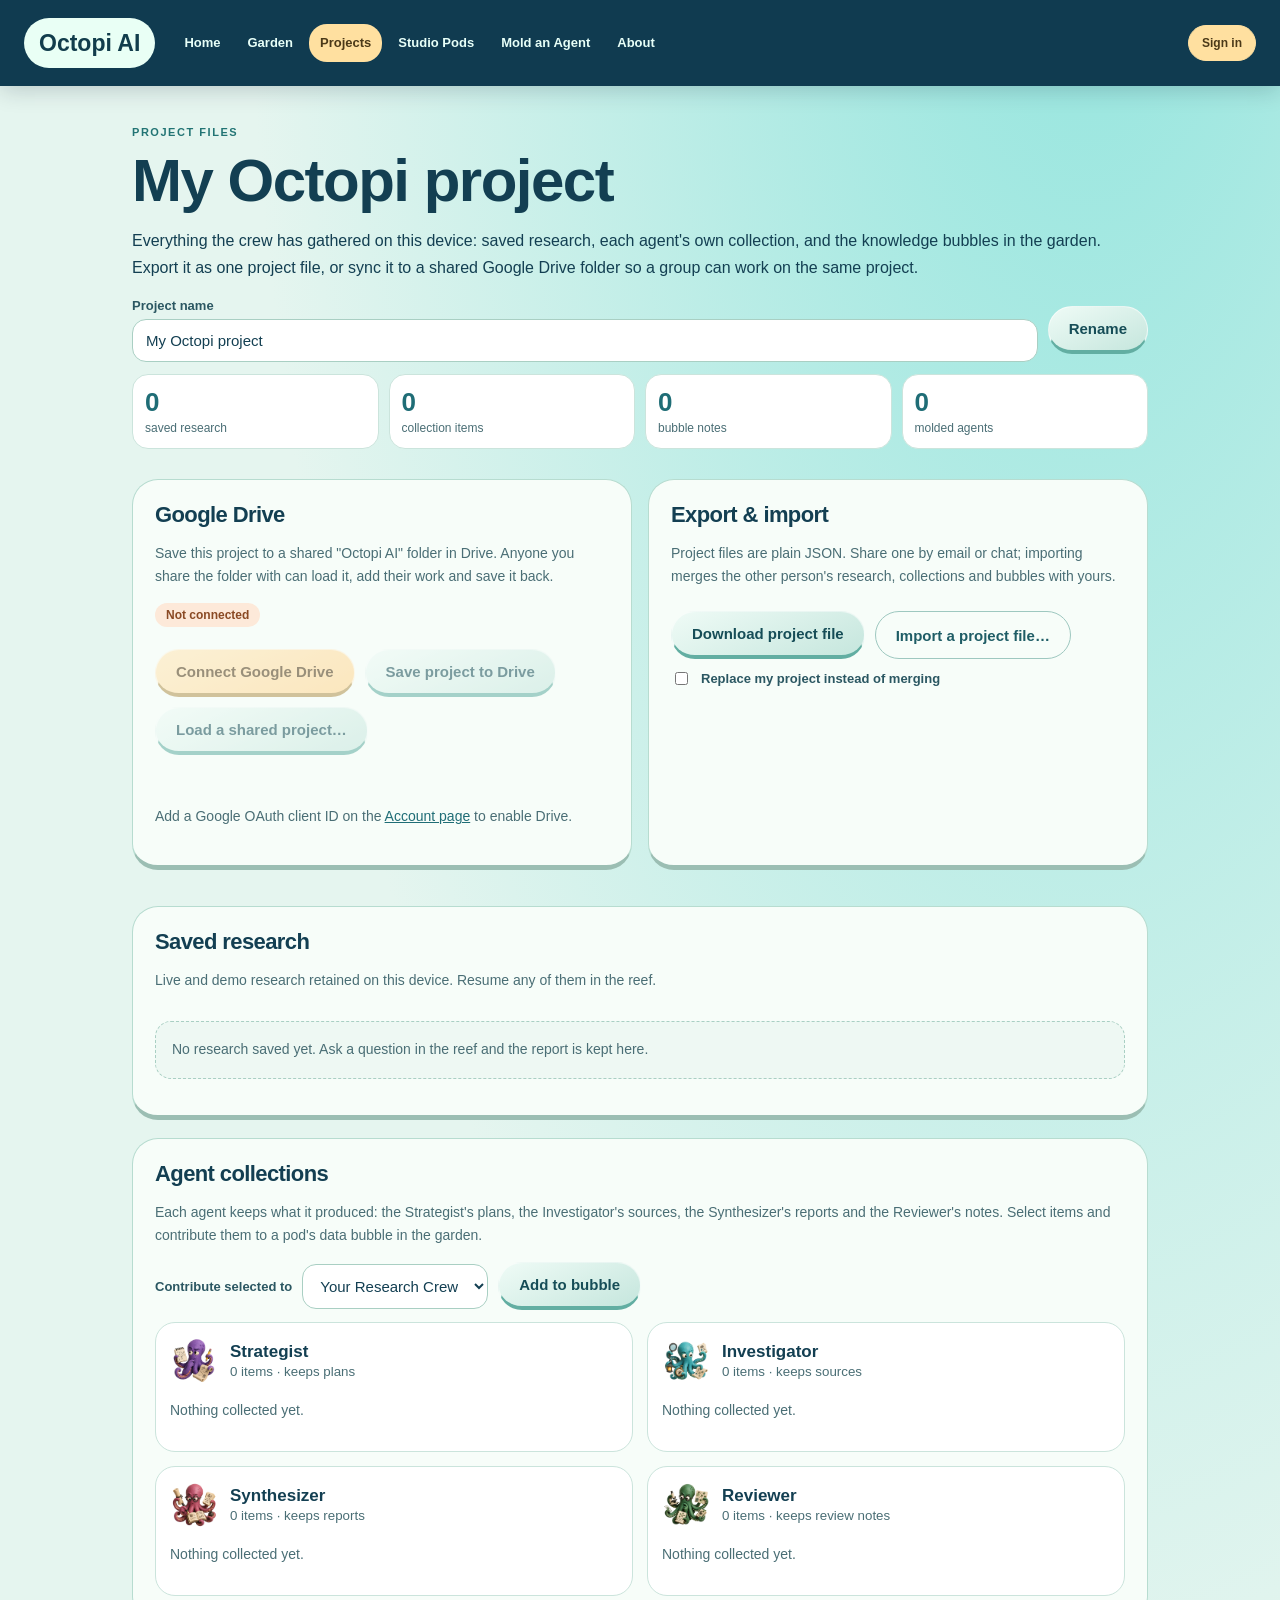
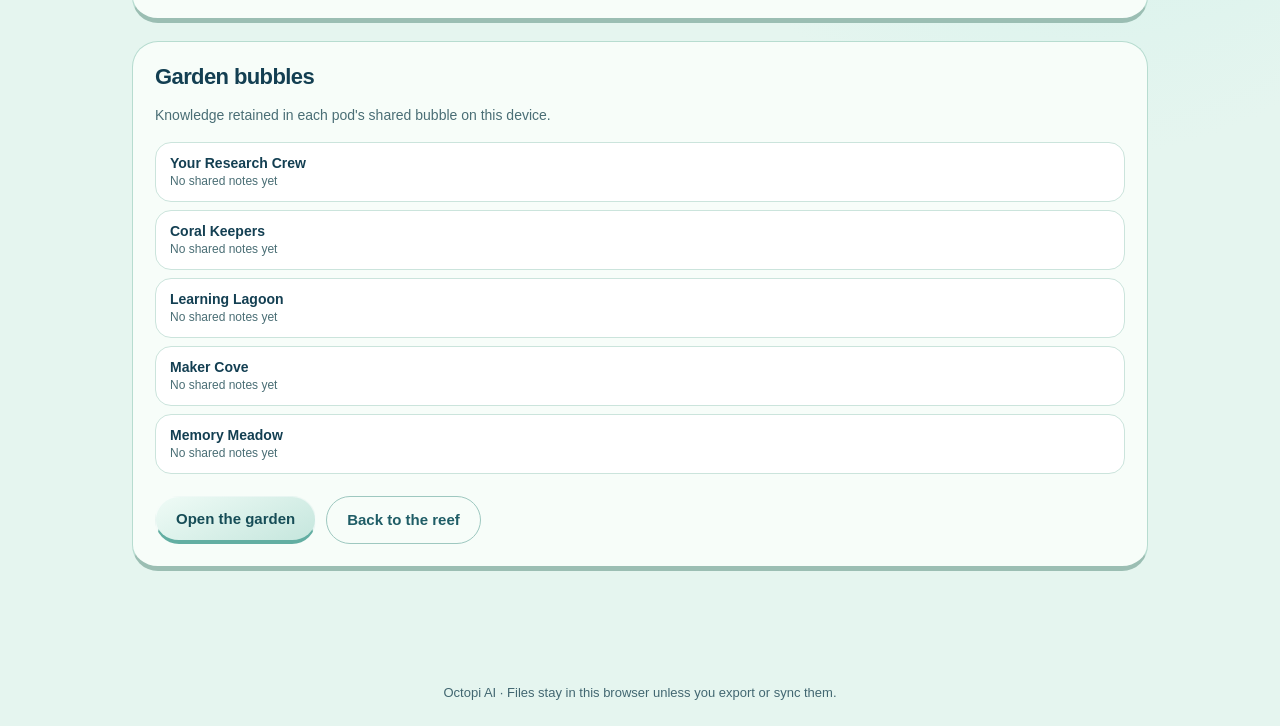
<file: projects.html>
<!doctype html><html lang="en"><head><meta charset="utf-8"><meta name="viewport" content="width=device-width,initial-scale=1"><title>Project files · Octopi AI</title><link rel="stylesheet" href="flow.css?v=1"><link rel="stylesheet" href="site-navigation.css?v=3"><script defer src="site-navigation.js?v=flow2"></script></head>
<body><main class="flow-main">
<div class="eyebrow">Project files</div><h1 id="projectTitle">Your project.</h1><p>Everything the crew has gathered on this device: saved research, each agent's own collection, and the knowledge bubbles in the garden. Export it as one project file, or sync it to a shared Google Drive folder so a group can work on the same project.</p>
<form id="nameForm" class="inline"><div class="field" style="flex:1;min-width:220px"><label for="projectName">Project name</label><input id="projectName" type="text" maxlength="80"></div><button class="btn secondary" type="submit">Rename</button></form>
<div class="stats" id="stats"></div>

<section class="card-grid">
<section class="card"><h2>Google Drive</h2><p class="muted" id="driveIntro">Save this project to a shared "Octopi AI" folder in Drive. Anyone you share the folder with can load it, add their work and save it back.</p><div class="inline"><span class="pill off" id="drivePill">Not connected</span><span class="pill" id="lastSync" hidden></span></div><div class="flow-actions"><button class="btn" id="driveConnect" type="button">Connect Google Drive</button><button class="btn secondary" id="driveSave" type="button" disabled>Save project to Drive</button><button class="btn secondary" id="driveList" type="button" disabled>Load a shared project…</button><a class="btn ghost" id="driveFolder" href="#" target="_blank" rel="noopener noreferrer" hidden>Open the shared folder ↗</a></div><form id="shareForm" class="inline" hidden><div class="field" style="flex:1;min-width:200px"><label for="shareEmail">Invite a collaborator (Google email)</label><input id="shareEmail" type="email" placeholder="colleague@example.edu" required></div><button class="btn secondary" type="submit">Share folder</button></form><p class="status" id="driveStatus"></p><div class="list" id="driveFiles"></div><p class="muted" id="driveSetup" hidden>Add a Google OAuth client ID on the <a href="account.html#connections">Account page</a> to enable Drive.</p></section>
<section class="card"><h2>Export &amp; import</h2><p class="muted">Project files are plain JSON. Share one by email or chat; importing merges the other person's research, collections and bubbles with yours.</p><div class="flow-actions"><button class="btn secondary" id="exportFile" type="button">Download project file</button><label class="btn ghost" for="importFile">Import a project file…</label><input id="importFile" type="file" accept=".json,application/json" hidden></div><label class="inline" style="margin-top:10px;font-weight:600"><input type="checkbox" id="replaceMode"> Replace my project instead of merging</label><p class="status" id="fileStatus"></p><p class="muted" id="contributors"></p></section>
</section>

<section class="card"><h2>Saved research</h2><p class="muted">Live and demo research retained on this device. Resume any of them in the reef.</p><div class="list" id="researchList"></div></section>

<section class="card"><h2>Agent collections</h2><p class="muted">Each agent keeps what it produced: the Strategist's plans, the Investigator's sources, the Synthesizer's reports and the Reviewer's notes. Select items and contribute them to a pod's data bubble in the garden.</p><div class="inline" style="margin:8px 0 12px"><label for="podTarget">Contribute selected to</label><select id="podTarget" style="width:auto"></select><button class="btn secondary" id="contribute" type="button">Add to bubble</button><span class="status" id="contributeStatus"></span></div><div class="agent-collections" id="collections"></div></section>

<section class="card"><h2>Garden bubbles</h2><p class="muted">Knowledge retained in each pod's shared bubble on this device.</p><div class="list" id="podList"></div><div class="flow-actions"><a class="btn secondary" href="garden.html">Open the garden</a><a class="btn ghost" href="index.html">Back to the reef</a></div></section>
</main><footer class="flow-footer">Octopi AI · Files stay in this browser unless you export or sync them.</footer>
<script type="module">
import {projectMeta,saveProjectMeta,projectBundle,bundleSummary,importBundle,downloadBundle,driveReady,driveConnected,connectDrive,disconnectDrive,listDriveProjects,saveToDrive,loadFromDrive,driveFolderLink,shareDriveFolder} from './project-files.js';
import {CORE_AGENTS,TYPE_LABEL,agentItems,removeFromAgent,contributeToPod,podNodes} from './agent-collections.js';
import {savedResearch,resumeResearch} from './research-store.js?v=home2';
import {teams} from './garden-data.js';
import {markIntroSeen} from './octopi-account.js';
const $=id=>document.getElementById(id);markIntroSeen();
const PODS=[{id:'crew',name:'Your Research Crew'},...teams.map(t=>({id:t.id,name:t.name}))];
const portraits={strategist:'strategist-agent.png',investigator:'searcher-agent.png',synthesizer:'writer-agent.png',reviewer:'researcher-agent.png'};
const when=t=>t?new Date(t).toLocaleString([],{dateStyle:'medium',timeStyle:'short'}):'';
function el(tag,text,cls){const e=document.createElement(tag);if(text!=null)e.textContent=text;if(cls)e.className=cls;return e;}
function renderMeta(){const meta=projectMeta();$('projectTitle').textContent=meta.name||'Your project.';$('projectName').value=meta.name||'';const s=bundleSummary(projectBundle());$('stats').replaceChildren(...[[s.research,'saved research'],[s.items,'collection items'],[s.pods,'bubble notes'],[s.agents,'molded agents']].map(([n,l])=>{const d=el('div');d.append(el('b',String(n)),el('span',l));return d;}));$('contributors').textContent=meta.contributors?.length?'Contributors: '+meta.contributors.join(', '):'';$('lastSync').hidden=!meta.lastSync;$('lastSync').textContent='Last sync '+when(meta.lastSync);}
$('nameForm').onsubmit=e=>{e.preventDefault();saveProjectMeta({name:$('projectName').value.trim()||'My Octopi project'});renderMeta();};
function renderResearch(){const list=$('researchList');list.replaceChildren();const records=savedResearch();if(!records.length){list.append(el('p','No research saved yet. Ask a question in the reef and the report is kept here.','empty'));return;}for(const r of records){const row=el('article');const info=el('div');info.append(el('b',r.title),el('small',[r.kind,(r.sources||[]).length+' sources',r.completed?'complete':'in progress',when(r.updated)].filter(Boolean).join(' · ')));const actions=el('div',null,'actions');const open=el('button','Resume in the reef','btn secondary');open.type='button';open.onclick=()=>resumeResearch(r);actions.append(open);row.append(info,actions);list.append(row);}}
function renderCollections(){const host=$('collections');host.replaceChildren();for(const agent of CORE_AGENTS){const items=agentItems(agent.id);const box=el('section',null,'agent-collection');const head=el('header');const img=el('img');img.src='src/assets/personas/'+portraits[agent.id];img.alt='';const title=el('div');title.append(el('h3',agent.name),el('small',items.length+' items · keeps '+agent.keeps));head.append(img,title);box.append(head);if(!items.length){box.append(el('p','Nothing collected yet.','muted'));host.append(box);continue;}const ul=el('ul');for(const item of items){const li=el('li');const check=el('input');check.type='checkbox';check.value=item.id;check.dataset.agent=agent.id;check.setAttribute('aria-label','Select '+item.title);const body=el('div');body.append(el('span',TYPE_LABEL[item.type]||'Note','type'),document.createElement('br'));if(item.url){const a=el('a',item.title);a.href=item.url;a.target='_blank';a.rel='noopener noreferrer';body.append(a);}else body.append(el('span',item.title));if(item.contributed?.length)body.append(el('small',' · in '+item.contributed.map(id=>PODS.find(p=>p.id===id)?.name||id).join(', ')));const remove=el('button','×','btn ghost');remove.type='button';remove.title='Remove from collection';remove.onclick=()=>{removeFromAgent(agent.id,item.id);renderAll();};li.append(check,body,remove);ul.append(li);}box.append(ul);host.append(box);}}
function renderPods(){const list=$('podList');list.replaceChildren();for(const pod of PODS){const nodes=podNodes(pod.id);const row=el('article');const info=el('div');info.append(el('b',pod.name),el('small',nodes.length?nodes.length+' retained notes · latest: '+nodes[nodes.length-1].title:'No shared notes yet'));row.append(info);list.append(row);}$('podTarget').replaceChildren(...PODS.map(p=>{const o=el('option',p.name);o.value=p.id;return o;}));}
$('contribute').onclick=()=>{const picked=[...document.querySelectorAll('#collections input:checked')];const status=$('contributeStatus');if(!picked.length){status.textContent='Select items in the collections first.';return;}let total=0;const byAgent={};for(const c of picked)(byAgent[c.dataset.agent]||=[]).push(c.value);for(const [agent,ids] of Object.entries(byAgent))total+=contributeToPod(agent,$('podTarget').value,ids);status.textContent=total?'Added '+total+' notes to '+$('podTarget').selectedOptions[0].textContent+'. Open the garden or reef to see the bubble grow.':'Those notes are already in that bubble.';renderAll();};
$('exportFile').onclick=downloadBundle;
$('importFile').onchange=async e=>{const file=e.target.files[0];if(!file)return;const status=$('fileStatus');status.classList.remove('error');try{const s=importBundle(JSON.parse(await file.text()),$('replaceMode').checked?'replace':'merge');status.textContent=`Imported ${s.research} research records, ${s.items} collection items and ${s.pods} bubble notes.`;renderAll();}catch(error){status.classList.add('error');status.textContent=error.message;}e.target.value='';};
// Google Drive
function renderDrive(){const ready=driveReady(),on=driveConnected();$('driveSetup').hidden=ready;$('driveConnect').disabled=!ready;$('driveConnect').textContent=on?'Disconnect Drive':'Connect Google Drive';$('driveSave').disabled=$('driveList').disabled=!on;$('drivePill').textContent=on?'Connected':'Not connected';$('drivePill').className='pill '+(on?'on':'off');$('shareForm').hidden=!on;$('driveFolder').hidden=!on;if(on)driveFolderLink().then(href=>{$('driveFolder').href=href;}).catch(()=>{});}
async function withStatus(run,working){const status=$('driveStatus');status.classList.remove('error');status.textContent=working;try{const text=await run();status.textContent=text||'Done.';}catch(error){status.classList.add('error');status.textContent=error.message;}renderDrive();renderMeta();}
$('driveConnect').onclick=()=>{if(driveConnected()){disconnectDrive();renderDrive();$('driveStatus').textContent='Disconnected. Your files remain in Drive.';return;}withStatus(async()=>{await connectDrive();return 'Connected to Google Drive.';},'Waiting for Google…');};
$('driveSave').onclick=()=>withStatus(async()=>{const f=await saveToDrive();return 'Saved to Drive · '+when(Date.parse(f.modifiedTime)||Date.now());},'Saving project…');
$('driveList').onclick=()=>withStatus(async()=>{const files=await listDriveProjects();const list=$('driveFiles');list.replaceChildren();if(!files.length)return 'No project files in the shared folder yet. Save yours first.';for(const f of files){const row=el('article');const info=el('div');info.append(el('b',f.name),el('small',[f.lastModifyingUser?.displayName||f.owners?.[0]?.displayName,when(Date.parse(f.modifiedTime))].filter(Boolean).join(' · ')));const actions=el('div',null,'actions');const load=el('button','Merge into mine','btn secondary');load.type='button';load.onclick=()=>withStatus(async()=>{const s=await loadFromDrive(f.id,$('replaceMode').checked?'replace':'merge');renderAll();return `Loaded ${f.name}: ${s.research} research, ${s.items} items, ${s.pods} bubble notes.`;},'Loading…');actions.append(load);if(f.webViewLink){const a=el('a','Open ↗','btn ghost');a.href=f.webViewLink;a.target='_blank';a.rel='noopener noreferrer';actions.append(a);}row.append(info,actions);list.append(row);}return files.length+' project file'+(files.length===1?'':'s')+' in the shared folder.';},'Listing shared projects…');
$('shareForm').onsubmit=e=>{e.preventDefault();const email=$('shareEmail').value.trim();withStatus(async()=>{await shareDriveFolder(email);$('shareEmail').value='';return 'Shared the folder with '+email+'. They can open it from Drive and load the project here.';},'Sharing folder…');};
addEventListener('drive-connected',renderDrive);
function renderAll(){renderMeta();renderResearch();renderCollections();renderPods();renderDrive();}
renderAll();
for(const event of ['research-updated','collections-updated','garden-knowledge-updated','project-updated','storage'])addEventListener(event,renderAll);
</script></body></html>
</file>
<file: flow.css>
/* Shared styles for the guided pages: welcome, account and projects. Mobile-first. */
:root{font-family:Archivo,'Segoe UI',Arial,sans-serif;color:#133f52;background:#e5f5ef;font-synthesis:none}*{box-sizing:border-box}body{margin:0;min-height:100dvh;background:radial-gradient(at 85% -10%,#8fe4dd 0,#e5f5ef 55%)}button,input,select,textarea{font:inherit}[hidden]{display:none!important}a{color:#1f6d76}
.flow-main{max-width:1080px;margin:auto;padding:28px 18px 60px}.flow-hero{display:grid;gap:22px;align-items:center;padding:22px 0 10px}.flow-hero img{width:100%;max-width:420px;justify-self:center;filter:drop-shadow(0 18px 14px #0a3a5030)}.eyebrow{font-size:11px;font-weight:800;letter-spacing:.14em;text-transform:uppercase;color:#227474}h1{font-size:clamp(32px,6vw,60px);line-height:1.02;letter-spacing:-1.5px;margin:12px 0 14px}h2{font-size:clamp(22px,3.4vw,32px);letter-spacing:-.6px;margin:0 0 8px}p,li{font-size:16px;line-height:1.7}.muted{color:#4a6e75;font-size:14px}
.flow-actions{display:flex;flex-wrap:wrap;gap:10px;margin-top:22px}.btn,.flow-actions a,.flow-actions button{display:inline-flex;align-items:center;justify-content:center;gap:8px;text-decoration:none;border:1px solid #ffffff90;border-bottom:4px solid #b19350;border-radius:24px;background:linear-gradient(155deg,#ffe7b8,#ffd58f);color:#4d3714;font-weight:700;font-size:15px;padding:13px 20px;cursor:pointer;min-height:48px;transition:transform .12s,filter .12s}.btn.secondary,.flow-actions .secondary{background:linear-gradient(155deg,#effbf6,#c5e6dd);color:#164d57;border-bottom-color:#62aea2}.btn.ghost{background:transparent;border:1px solid #9ec8c0;border-bottom-width:1px;color:#1f5d66}.btn:hover,.flow-actions a:hover,.flow-actions button:hover{filter:brightness(1.03)}.btn:active,.flow-actions a:active,.flow-actions button:active{transform:translateY(2px)}.btn:disabled{opacity:.55;cursor:wait}.btn img{width:18px;height:18px}
.flow-steps{display:grid;gap:14px;margin:34px 0 10px}.flow-step{background:#f6fff9;border:1px solid #b7dcd0;border-bottom:5px solid #9bbeb3;border-radius:24px;padding:20px 20px 18px;display:grid;grid-template-columns:auto 1fr;gap:14px;align-items:start}.flow-step .number{width:38px;height:38px;border-radius:50%;background:#1f6d76;color:#fff;display:grid;place-items:center;font-weight:800}.flow-step h3{margin:0 0 6px;font-size:19px}.flow-step p{margin:0;font-size:14px;color:#2d5560}.flow-step img{width:64px;height:64px;object-fit:contain;grid-row:1/3}
.card{background:#f7fdf9;border:1px solid #b7dcd0;border-bottom:5px solid #9bbeb3;border-radius:26px;padding:22px;margin:18px 0}.card h2{font-size:22px}.card-grid{display:grid;gap:16px}.card form{display:grid;gap:10px}label{font-size:13px;font-weight:700;color:#2b5762}input[type=text],input[type=email],input[type=password],textarea,select{width:100%;border:1px solid #a9cfc3;border-radius:14px;padding:12px 13px;background:#fff;color:#133f52;font-size:15px}textarea{min-height:110px;font-family:ui-monospace,Consolas,monospace;font-size:12px}.field{display:grid;gap:6px}.inline{display:flex;flex-wrap:wrap;gap:10px;align-items:center}.status{font-size:13px;color:#2e6a6a;min-height:18px;margin:6px 0 0}.status.error{color:#a4402f}.pill{display:inline-flex;align-items:center;gap:6px;border-radius:20px;padding:5px 11px;font-size:12px;font-weight:700;background:#dff4ee;color:#1f5d66}.pill.on{background:#d3f4d6;color:#1f6b33}.pill.off{background:#fde9d9;color:#8a4a24}
.account-card{display:grid;grid-template-columns:64px 1fr;gap:16px;align-items:center}.avatar{width:64px;height:64px;border-radius:50%;background:#83c7c5;color:#0d3542;display:grid;place-items:center;font-size:22px;font-weight:800;overflow:hidden}.avatar img{width:100%;height:100%;object-fit:cover}
.list{display:grid;gap:8px;margin:12px 0 0}.list article{display:grid;grid-template-columns:1fr auto;gap:10px;align-items:center;background:#fff;border:1px solid #cbe4dc;border-radius:16px;padding:12px 14px}.list article b{display:block;font-size:14px}.list article small{color:#4a6e75;font-size:12px}.list article .actions{display:flex;gap:6px;flex-wrap:wrap;justify-content:flex-end}.list button,.list a.btn{padding:8px 12px;min-height:36px;font-size:12px;border-radius:16px}.empty{background:#eef8f3;border:1px dashed #a9cfc3;border-radius:16px;padding:16px;font-size:14px;color:#4a6e75}
.agent-collections{display:grid;gap:14px}.agent-collection{background:#fff;border:1px solid #cbe4dc;border-radius:20px;padding:14px}.agent-collection header{display:flex;gap:12px;align-items:center}.agent-collection header img{width:48px;height:48px;object-fit:contain}.agent-collection header h3{margin:0;font-size:17px}.agent-collection header small{color:#4a6e75}.agent-collection ul{list-style:none;margin:10px 0 0;padding:0;display:grid;gap:6px;max-height:260px;overflow:auto}.agent-collection li{display:grid;grid-template-columns:auto 1fr auto;gap:8px;align-items:center;font-size:13px;background:#f4fbf7;border-radius:12px;padding:8px 10px}.agent-collection li .type{font-size:10px;font-weight:800;letter-spacing:.08em;text-transform:uppercase;color:#1f6d76}.agent-collection li a{color:inherit}.agent-collection li input{width:16px;height:16px}
.stats{display:grid;grid-template-columns:repeat(2,1fr);gap:10px;margin:12px 0}.stats div{background:#fff;border:1px solid #cbe4dc;border-radius:16px;padding:12px}.stats b{display:block;font-size:26px;color:#1f6d76}.stats span{font-size:12px;color:#4a6e75}
.flow-footer{padding:26px;text-align:center;font-size:13px;color:#426771}.flow-footer a{color:inherit}details.help{font-size:14px;margin-top:10px}details.help summary{cursor:pointer;font-weight:700;color:#1f6d76}details.help ol{padding-left:20px}details.help li{font-size:14px;margin:6px 0}
@media(min-width:760px){.flow-main{padding:40px 32px 70px}.flow-hero{grid-template-columns:1.15fr 1fr}.flow-steps{grid-template-columns:repeat(2,1fr)}.card-grid{grid-template-columns:1fr 1fr}.stats{grid-template-columns:repeat(4,1fr)}.agent-collections{grid-template-columns:1fr 1fr}}
@media(min-width:1100px){.flow-steps{grid-template-columns:repeat(4,1fr)}.flow-step{grid-template-columns:1fr}.flow-step img{grid-row:auto}}
</file>
<file: site-navigation.css>
.site-navigation{position:relative;z-index:80;box-sizing:border-box;min-height:86px;padding:14px 24px;background:#103b50;display:flex;align-items:center;gap:18px;color:#eafff4;font:600 13px/1.4 Arial,sans-serif;box-shadow:0 4px 22px #00192c30}.site-brand{font-size:23px;font-weight:800;color:#123d4c!important;background:#e9fff5;border-radius:28px;padding:9px 15px;white-space:nowrap;text-decoration:none}.site-menu{position:relative;flex:1}.site-menu summary{display:none;cursor:pointer;list-style:none}.site-menu summary::-webkit-details-marker{display:none}.site-links{display:flex;gap:5px;align-items:center}.site-links a{padding:10px 11px;border-radius:18px;text-decoration:none;color:#e7fff8;white-space:nowrap;font-size:13px;transition:background .15s}.site-links a:hover{background:#276176}.site-links a[aria-current]{background:#ffe0a0;color:#4b3918}.site-actions{display:flex;gap:6px;align-items:center}.site-actions button{position:static!important;white-space:nowrap;font:600 11px Arial,sans-serif!important;padding:9px 11px!important;border-radius:20px;border:1px solid #87b9bc;background:#235b6b;color:#fff}
.site-sound{position:relative}.site-sound summary{list-style:none;cursor:pointer;white-space:nowrap;font:600 11px Arial,sans-serif;padding:9px 12px;border-radius:20px;border:1px solid #87b9bc;background:#235b6b;color:#fff;display:flex;gap:5px;align-items:center;min-height:34px;box-sizing:border-box}.site-sound summary::-webkit-details-marker{display:none}.site-sound summary:hover,.site-sound[open] summary{background:#2f6f81}.site-sound-body{position:absolute;right:0;top:calc(100% + 8px);display:grid;gap:6px;min-width:190px;padding:10px;border-radius:18px;background:#123e53;border:1px solid #83c7c5;box-shadow:0 12px 30px #00172480;z-index:90}.site-sound-body button{width:100%;text-align:left;box-sizing:border-box}
/* With a single audio control there is nothing to group: show it inline instead of a menu. */
.site-sound:not(:has(.site-sound-body>:nth-child(2))) summary{display:none}.site-sound:not(:has(.site-sound-body>:nth-child(2))) .site-sound-body{position:static;display:flex;padding:0;background:transparent;border:0;box-shadow:none;min-width:0}
.site-account{display:flex;align-items:center;gap:7px;padding:5px 12px 5px 5px;border-radius:24px;border:1px solid #87b9bc;background:#1c4d5f;color:#fff;text-decoration:none;font-size:12px;white-space:nowrap;min-height:34px;transition:background .15s}.site-account:not(.signed){padding:9px 13px;background:#ffe0a0;color:#4b3918;border-color:#ffe0a0}.site-account:hover{background:#276176}.site-account:not(.signed):hover{background:#ffd27a}.site-account[aria-current]{outline:2px solid #ffe0a0}.site-avatar{width:26px;height:26px;border-radius:50%;background:#83c7c5;color:#0d3542;display:grid;place-items:center;font-size:11px;font-weight:800;overflow:hidden;flex:none}.site-avatar img{width:100%;height:100%;object-fit:cover}.site-account-name{max-width:120px;overflow:hidden;text-overflow:ellipsis}
.legacy-header{display:none!important}.has-site-navigation .bar>.lock,.has-site-navigation .bar>.garden-nav{display:none!important}.has-site-navigation .ui{padding-top:104px}.has-site-navigation .bar{justify-content:center}.has-site-navigation:has(#world)>.site-navigation{position:fixed;inset:0 0 auto}.has-site-navigation:has(#world) .travel{top:104px;max-height:calc(100dvh - 150px)}.has-site-navigation:has(#world) #inspector{top:104px}.site-navigation a:focus-visible,.site-navigation summary:focus-visible{outline:3px solid #ffd47d;outline-offset:3px}.has-site-navigation:has(#world) header{display:none}
/* Page transitions: a short fade keeps moving between pages feeling like one place. */
body.page-enter{opacity:0}body.page-leave{opacity:0;transition:opacity .16s ease}body.has-site-navigation{transition:opacity .22s ease}@media(prefers-reduced-motion:reduce){body.has-site-navigation,body.page-leave{transition:none}}
@media(max-width:1100px){.site-navigation{padding:10px 14px;gap:10px}.site-menu{flex:0 0 auto;order:2;margin-left:auto}.site-menu summary{display:block;padding:10px 14px;border:1px solid #7aaeb9;border-radius:20px;color:#fff}.site-actions{margin-left:auto;flex-wrap:nowrap}.site-links{position:absolute;top:48px;right:0;display:grid;min-width:205px;padding:12px;background:#123e53;border:1px solid #83c7c5;border-radius:20px;box-shadow:0 12px 30px #00172480}.site-menu:not([open]) .site-links{display:none}.site-links a{padding:12px}.site-brand{font-size:20px}.site-actions button{font-size:10px!important;padding:8px!important}.site-account-name{display:none}.site-account.signed{padding:4px}}
@media(max-width:800px){.site-navigation{min-height:64px;padding:8px 12px;gap:8px}.site-sound summary{font-size:0;padding:9px 10px}.site-sound summary span{font-size:14px}.site-links .site-menu-action{width:100%;text-align:left;font:600 13px Arial,sans-serif!important;padding:12px!important;border-radius:14px;background:#1c4d5f;color:#e7fff8;border:1px solid #3d7a8a}.site-menu summary{padding:9px 12px}.site-brand{font-size:18px;padding:10px 12px}.has-site-navigation .ui{padding-top:76px}.has-site-navigation:has(#world) .travel{top:auto;bottom:40px;max-height:45dvh}.has-site-navigation:has(#world) #inspector{top:auto}.has-site-navigation:has(#world) .clay-grab-hint{top:80px}.has-site-navigation .workshop-layout{height:calc(100dvh - 64px)}.site-menu summary{padding:10px;font-size:12px}}
@media(max-width:480px){.site-brand{font-size:16px;padding:9px 10px}.site-actions{gap:4px}.site-actions button{padding:7px 8px!important}.site-account:not(.signed){padding:8px 10px;font-size:11px}}
</file>
